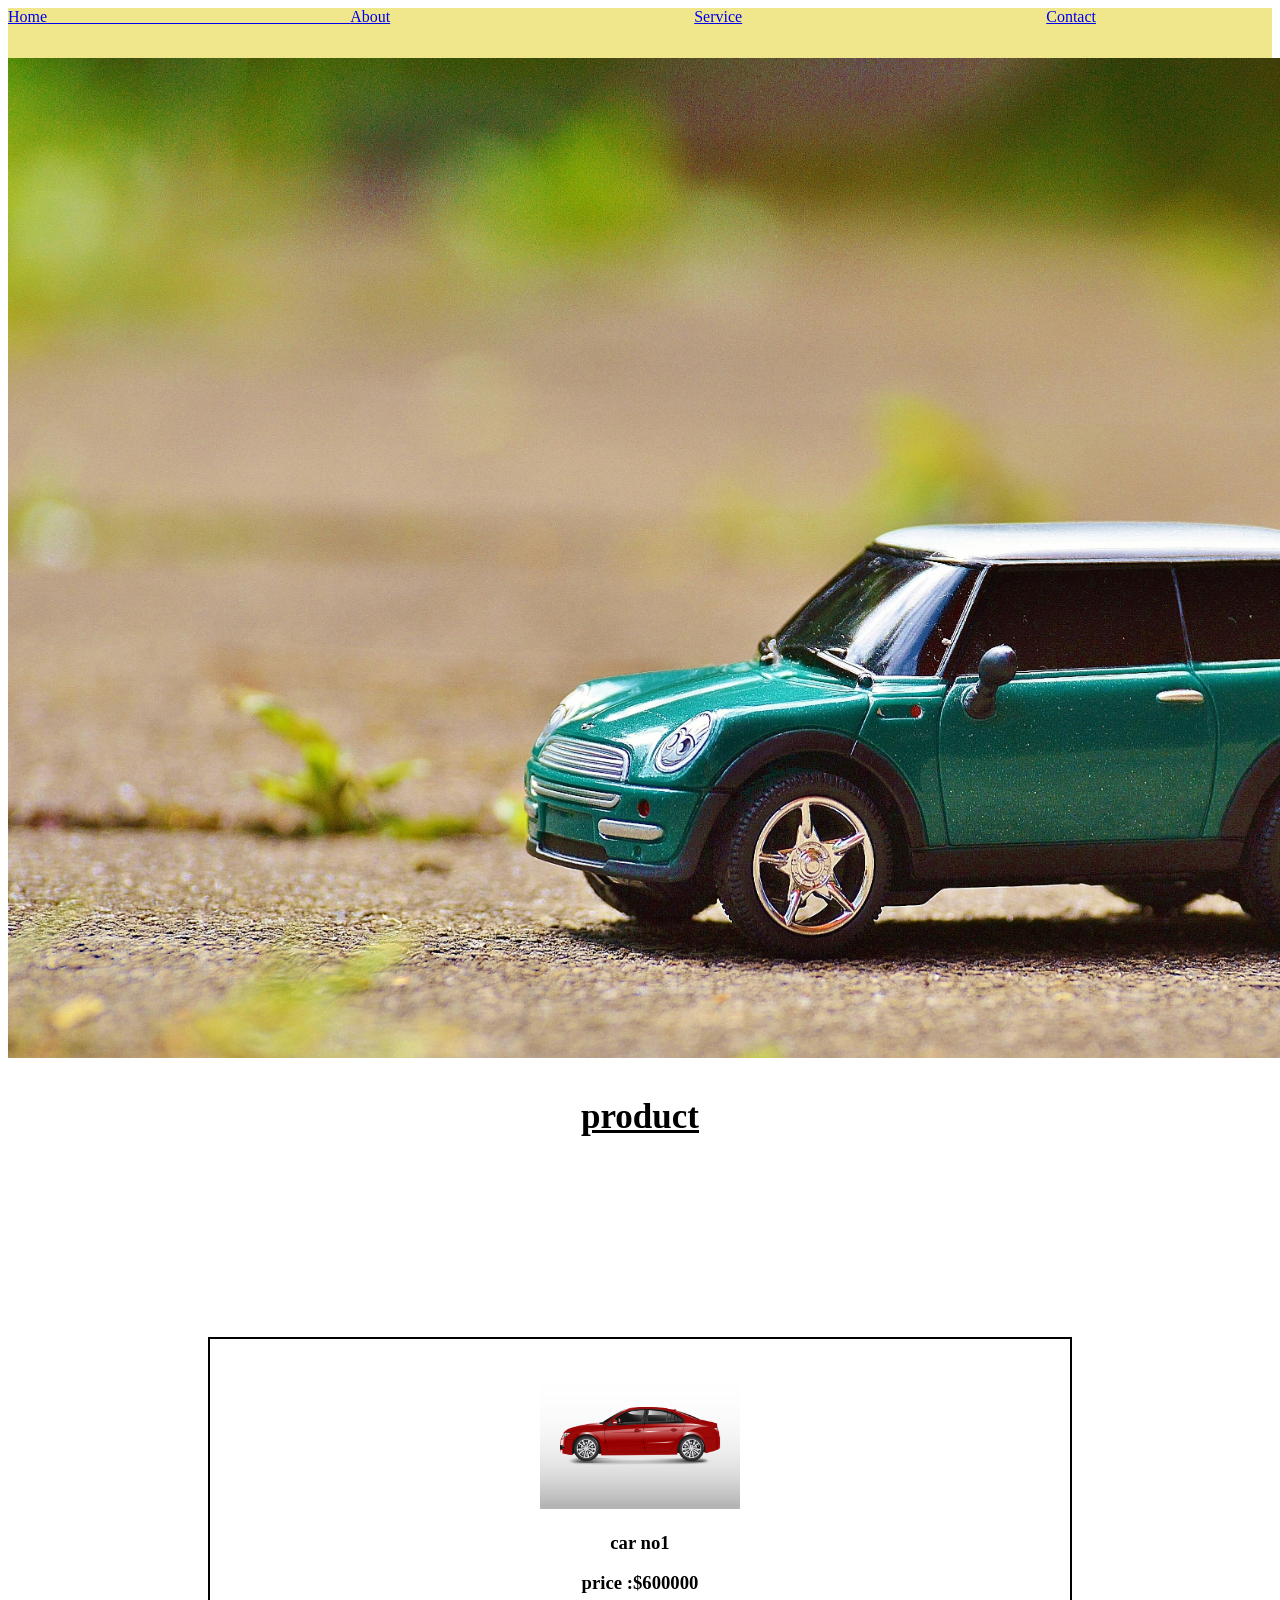
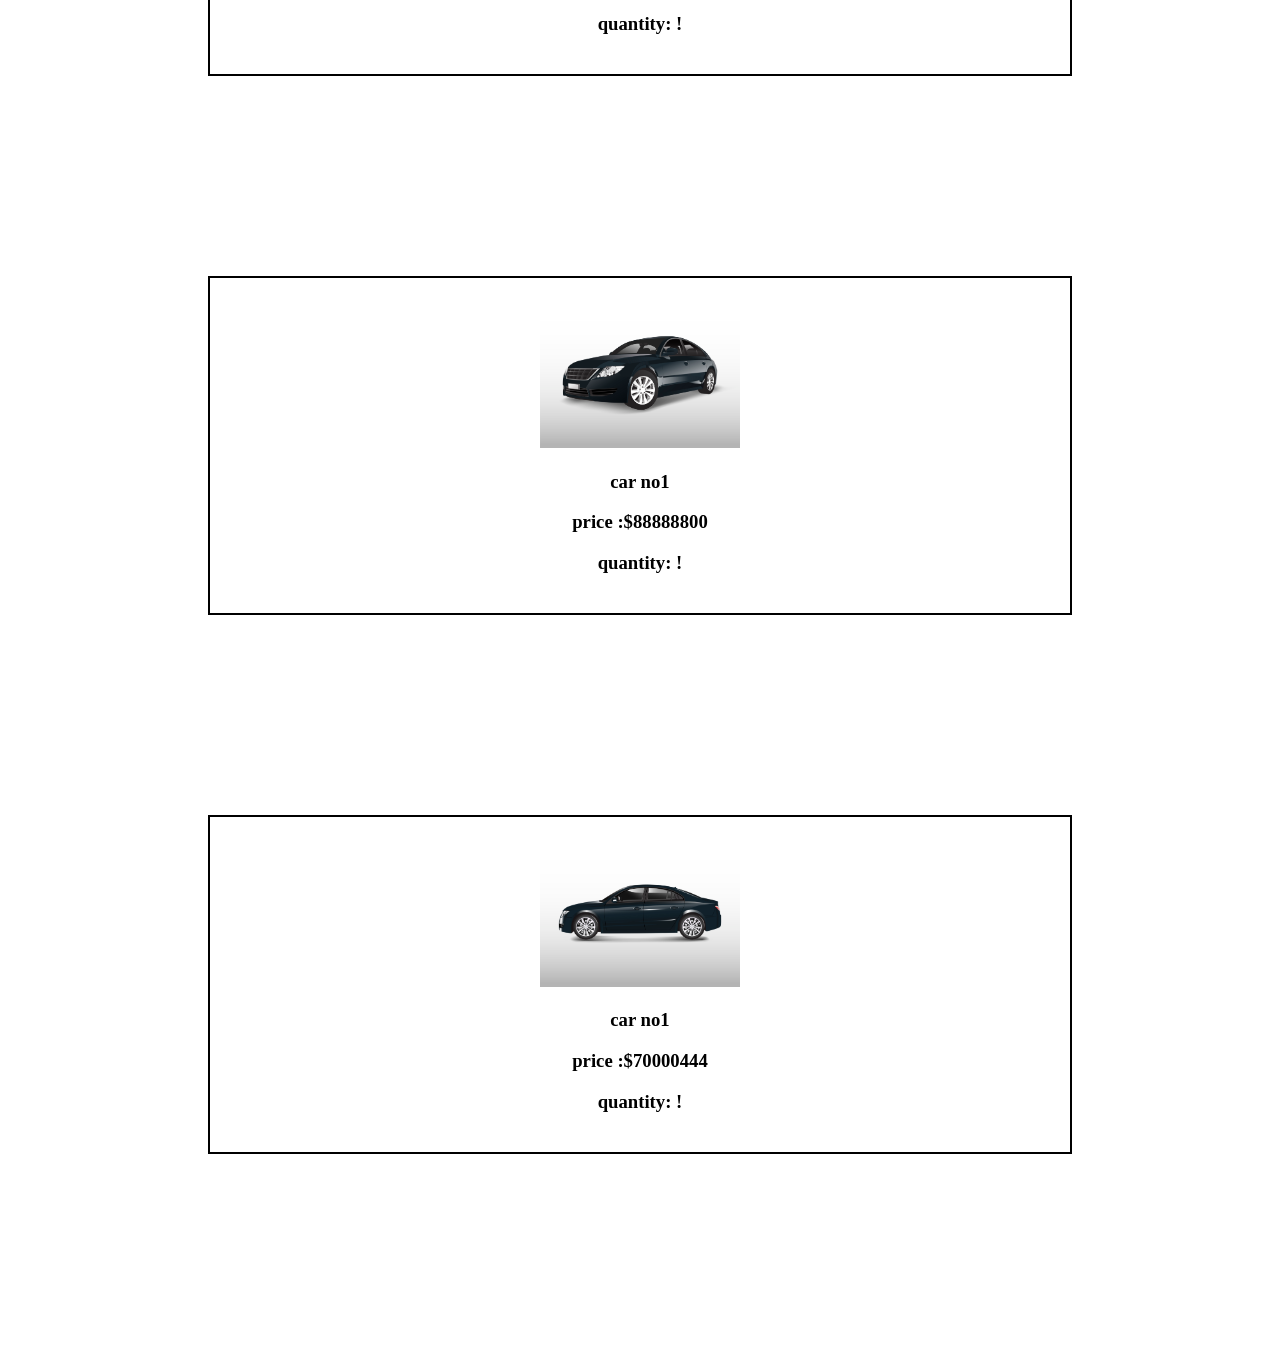
<file: image folder/index.html>
<!DOCTYPE html>
<html lang="en">
<head>
    <meta charset="UTF-8">
    <meta name="viewport" content="width=device-width, initial-scale=1.0">
    <title>Document</title>
    <style>
        .box1{
              background-color: khaki;
              word-spacing: 300px;
              height: 50px;


        }
        img{
width: 100%;
height: 250px;

}
        p{
            font-size: 35px;
            text-align: center;
            text-decoration: underline;
        }
        .box{

            border: 2px solid black;
            display: block;
            padding: 20px;
            margin: 200px;
            text-align: center;
        }

.box>img{   
           
       width: 200px ;
       height: 150px;
       margin: 0 0 0 0;
          display: flex;
          display: inline-block;
         
           

}


    </style>
</head>
<body>
    <div class="box1">
         <a href="#">Home </a>
         <a href="#">About</a>
          <a href="#">Service</a>
           <a href="#">Contact</a>
    </div>
<img src="./car1 (3).jpg" alt="" style="width: 1505px; height: 1000px;"> <br>

<p><b>product</b> <br></p>
<div class="box">
    <img src="./64366.jpg" alt="" >
     <h3>car no1</h3>
     <h3>price :$600000</h3>
     <h3>quantity:  !</h3>
</div>

<div class="box">
    <img src="./64403.jpg" alt="">
     <h3>car no1</h3>
     <h3>price :$88888800</h3>
     <h3>quantity:  !</h3>
</div>

<div class="box">
    <img src="./67358.jpg" alt="">
     <h3>car no1</h3>
     <h3>price :$70000444</h3>
     <h3>quantity:  !</h3>
</div>
</body>
</html>
</file>
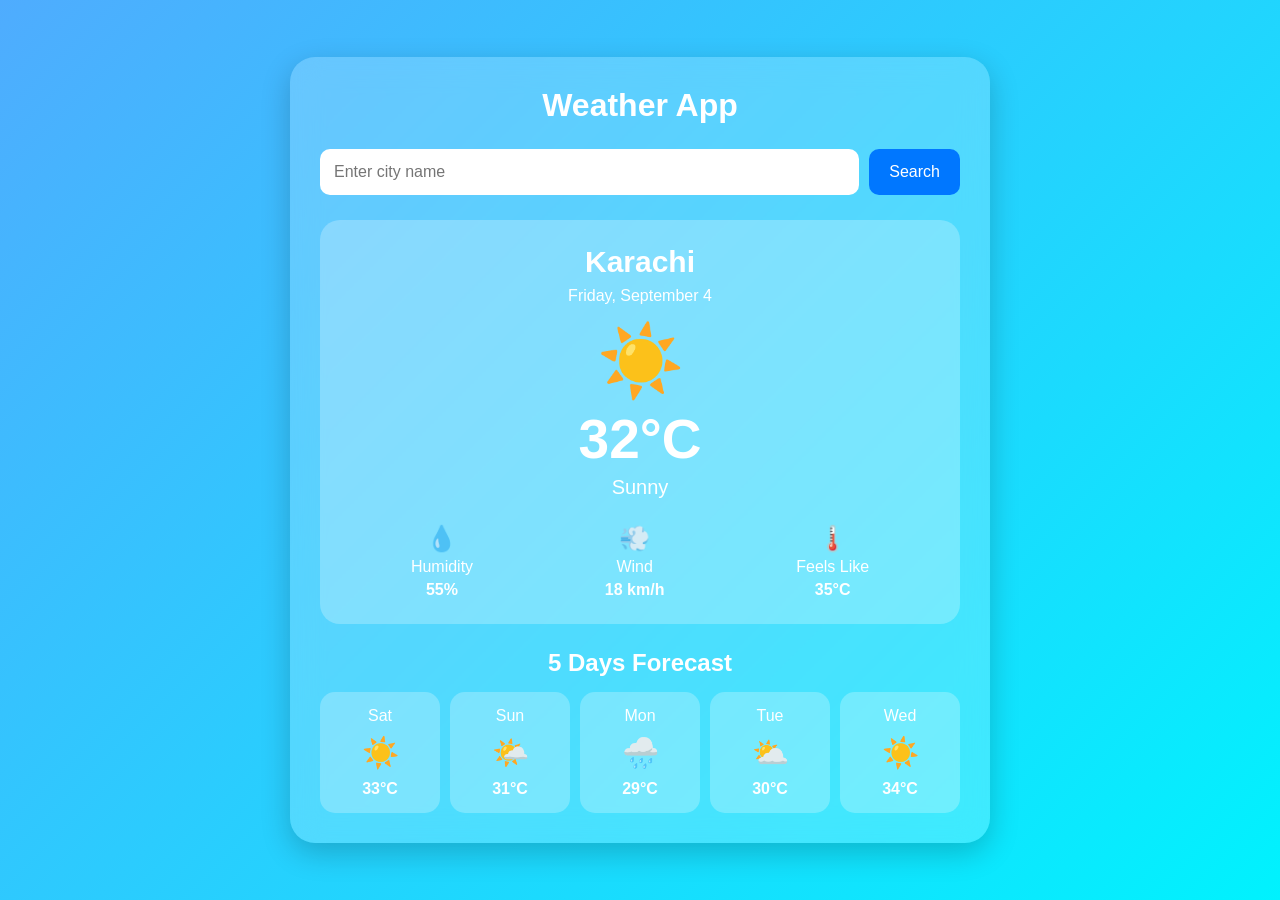
<file: weather application/index.html>
<!DOCTYPE html>
<html lang="en">
<head>
    <meta charset="UTF-8">
    <meta name="viewport" content="width=device-width, initial-scale=1.0">
    <title>Weather App</title>
    <link rel="stylesheet" href="style.css">
</head>

<body>

    <div class="weather-app" class="data">

        <h1>Weather App</h1>

        <!-- Search -->
        <div class="search-box">
            <input type="text" placeholder="Enter city name">
            <button>Search</button>
        </div>

        <!-- Weather Information -->
        <div class="weather-card">

            <h2>Karachi</h2>
            <p class="date">Friday, September 4</p>

            <div class="weather-icon">☀️</div>

            <h3>32°C</h3>
            <p class="condition">Sunny</p>

            <div class="details">

                <div>
                    <span>💧</span>
                    <p>Humidity</p>
                    <strong>55%</strong>
                </div>

                <div>
                    <span>💨</span>
                    <p>Wind</p>
                    <strong>18 km/h</strong>
                </div>

                <div>
                    <span>🌡️</span>
                    <p>Feels Like</p>
                    <strong>35°C</strong>
                </div>

            </div>

        </div>

        <!-- Forecast -->
        <h2 class="forecast-title">5 Days Forecast</h2>

        <div class="forecast">

            <div class="day">
                <p>Sat</p>
                <span>☀️</span>
                <strong>33°C</strong>
            </div>

            <div class="day">
                <p>Sun</p>
                <span>🌤️</span>
                <strong>31°C</strong>
            </div>

            <div class="day">
                <p>Mon</p>
                <span>🌧️</span>
                <strong>29°C</strong>
            </div>

            <div class="day">
                <p>Tue</p>
                <span>⛅</span>
                <strong>30°C</strong>
            </div>

            <div class="day">
                <p>Wed</p>
                <span>☀️</span>
                <strong>34°C</strong>
            </div>

        </div>

    </div>
<script src="app.js"></script>
</body>
</html>
</file>
<file: weather application/style.css>
* {
    margin: 0;
    padding: 0;
    box-sizing: border-box;
}

body {
    font-family: Arial, sans-serif;
    min-height: 100vh;
    display: flex;
    justify-content: center;
    align-items: center;
    background: linear-gradient(135deg, #4facfe, #00f2fe);
}

.weather-app {
    width: 90%;
    max-width: 700px;
    padding: 30px;
    border-radius: 25px;
    background: rgba(255, 255, 255, 0.2);
    backdrop-filter: blur(15px);
    box-shadow: 0 10px 30px rgba(0, 0, 0, 0.2);
}

h1 {
    text-align: center;
    color: white;
    margin-bottom: 25px;
}

/* Search */

.search-box {
    display: flex;
    gap: 10px;
    margin-bottom: 25px;
}

.search-box input {
    flex: 1;
    padding: 14px;
    border: none;
    outline: none;
    border-radius: 10px;
    font-size: 16px;
}

.search-box button {
    padding: 14px 20px;
    border: none;
    border-radius: 10px;
    background: #0077ff;
    color: white;
    cursor: pointer;
    font-size: 16px;
}

.search-box button:hover {
    background: #005dcc;
}

/* Weather Card */

.weather-card {
    text-align: center;
    padding: 25px;
    border-radius: 20px;
    background: rgba(255, 255, 255, 0.25);
    color: white;
}

.weather-card h2 {
    font-size: 30px;
}

.date {
    margin: 8px 0 15px;
}

.weather-icon {
    font-size: 70px;
}

.weather-card h3 {
    font-size: 55px;
    margin: 5px 0;
}

.condition {
    font-size: 20px;
}

/* Details */

.details {
    display: flex;
    justify-content: space-around;
    margin-top: 25px;
}

.details div {
    text-align: center;
}

.details span {
    font-size: 25px;
}

.details p {
    margin: 5px 0;
}

.details strong {
    font-size: 16px;
}

/* Forecast */

.forecast-title {
    color: white;
    margin: 25px 0 15px;
    text-align: center;
}

.forecast {
    display: flex;
    justify-content: space-between;
    gap: 10px;
}

.day {
    flex: 1;
    padding: 15px 5px;
    text-align: center;
    background: rgba(255, 255, 255, 0.25);
    border-radius: 15px;
    color: white;
}

.day span {
    display: block;
    font-size: 30px;
    margin: 10px 0;
}

.day strong {
    font-size: 16px;
}

/* Mobile */

@media (max-width: 600px) {

    .weather-app {
        padding: 20px;
    }

    .forecast {
        overflow-x: auto;
    }

    .day {
        min-width: 90px;
    }

    .details {
        gap: 10px;
    }
}
</file>
